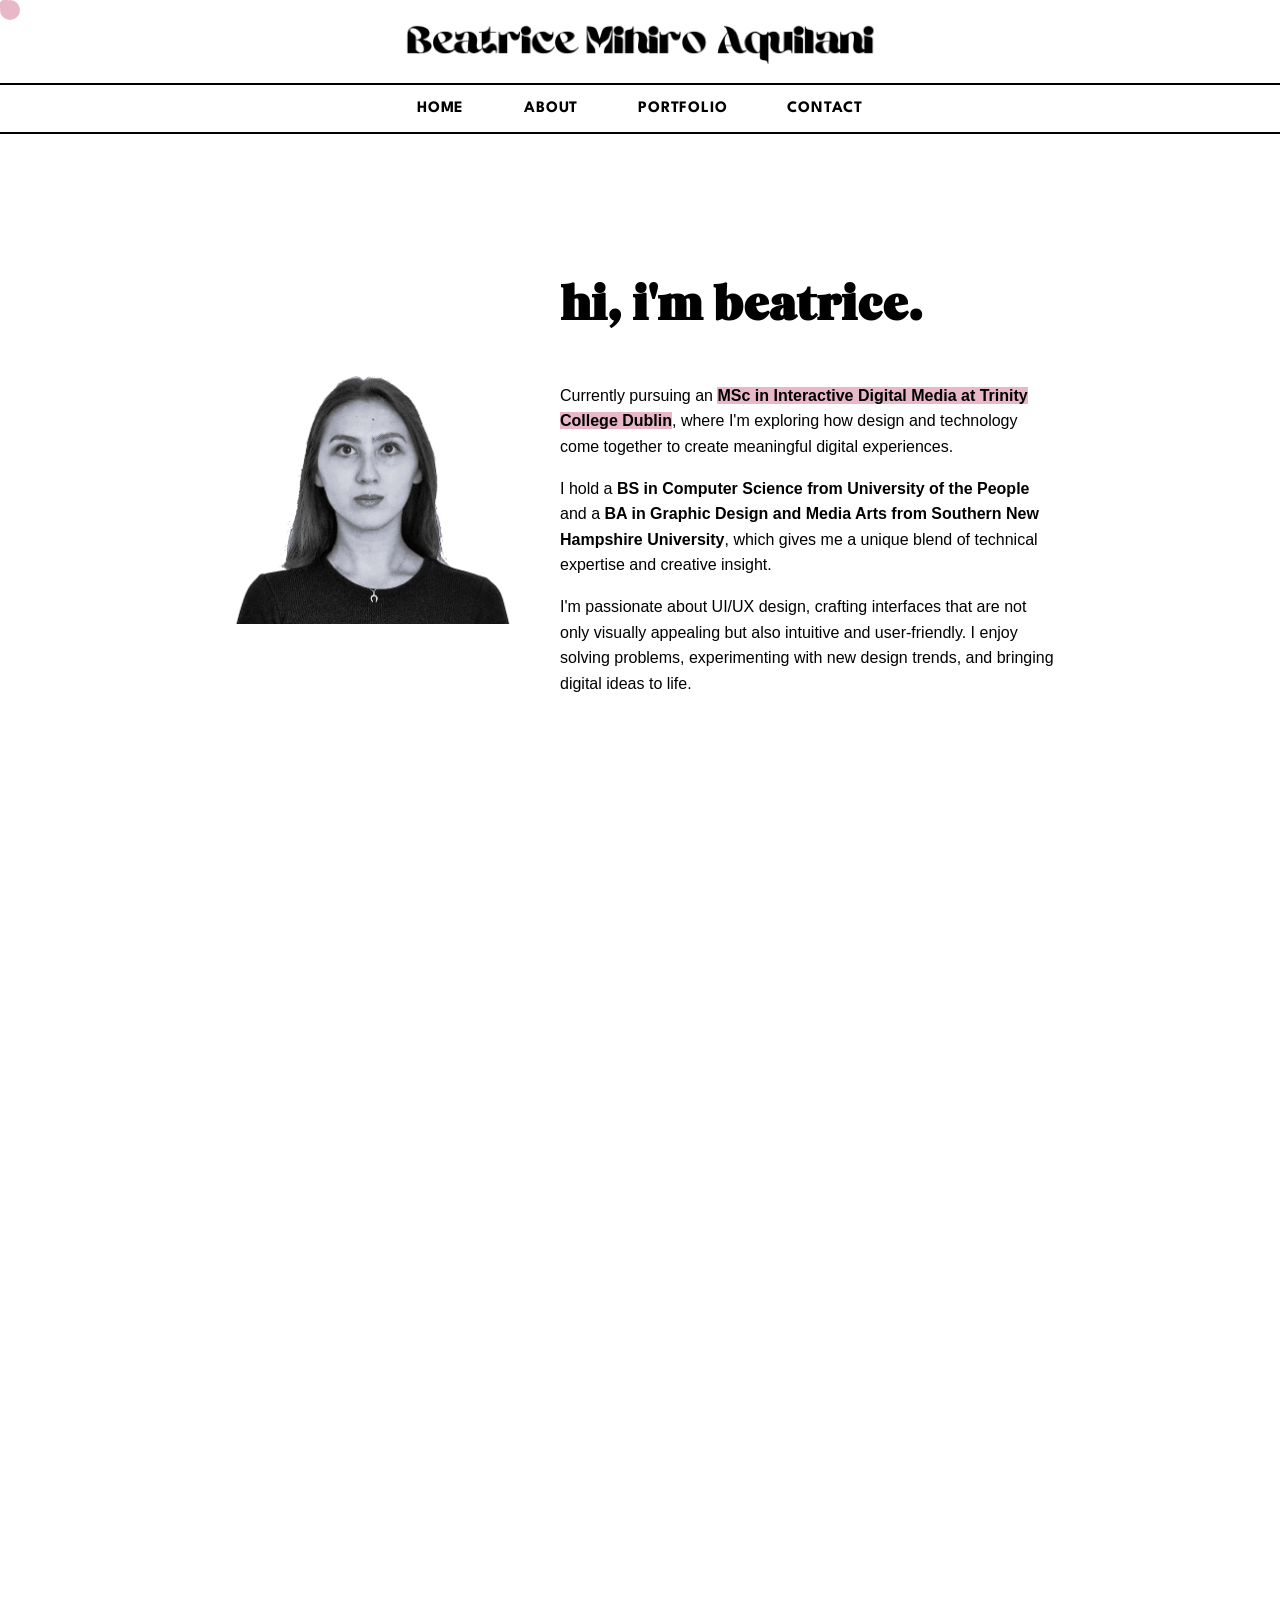
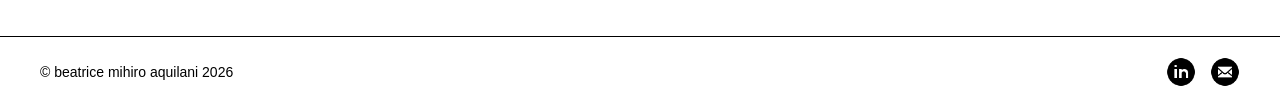
<file: about.html>
<!DOCTYPE html>
<html lang="en">
<head>
  <meta charset="UTF-8">
  <meta name="viewport" content="width=device-width, initial-scale=1.0">
  <!-- change title for every page -->
  <title>Beatrice Mihiro Aquilani | About</title>
  <link rel="stylesheet" href="style.css">
  <link rel="icon" href="images/favicon.png">
</head>
<body>

<header>
  <div class="logo">
    <a href="index.html"><img src="images/logo.png" alt="Beatrice Mihiro Aquilani - logo"></a>
  </div>
  <nav>
    <ul>
      <li><a href="index.html">HOME</a></li>
      <li><a href="about.html">ABOUT</a></li>
      <li><a href="portfolio.html">PORTFOLIO</a></li>
      <li><a href="contact.html">CONTACT</a></li>
    </ul>
  </nav>
</header>

<!-- HEADER until here - (same across pages) -->

<section class="about-section">
  <img src="images/beatrice.png" alt="Beatrice Mihiro Aquilani - portrait photo">
  <div class="about-text">
    <h1>hi, i'm beatrice.</h1>
    <p>Currently pursuing an <strong style="background-color: #e8b7c8;">MSc in Interactive Digital Media at Trinity College Dublin</strong>, where I'm exploring how design and technology come together to create meaningful digital experiences.</p>
    <p>I hold a <strong>BS in Computer Science from University of the People</strong> and a <strong>BA in Graphic Design and Media Arts from Southern New Hampshire University</strong>, which gives me a unique blend of technical expertise and creative insight.</p>
    <p>I'm passionate about UI/UX design, crafting interfaces that are not only visually appealing but also intuitive and user-friendly. I enjoy solving problems, experimenting with new design trends, and bringing digital ideas to life.</p>
  </div>
</section>

<!-- imbedded pdf portfolio -->
<div class="container">
  <iframe class="pdf-view" src="BEATRICE-MIHIRO-AQUILANI_CV.pdf"></iframe>
</div>

<!--  FOOTER (same across pages) -->
<footer>
  <span>© beatrice mihiro aquilani 2025</span>
  <div class="socials">
    <a href="https://www.linkedin.com/in/beatrice-mihiro-aquilani/" class="icon linkedin"></a>
    <a href="mailto:beatrice.aquilani@gmail.com" class="icon email"></a>
  </div>
</footer>



<!-- cursor game -->
<div class="cursor"></div>

<!-- Connect JavaScript file -->
 <script src="script.js"></script>

</body>
</html>
</file>
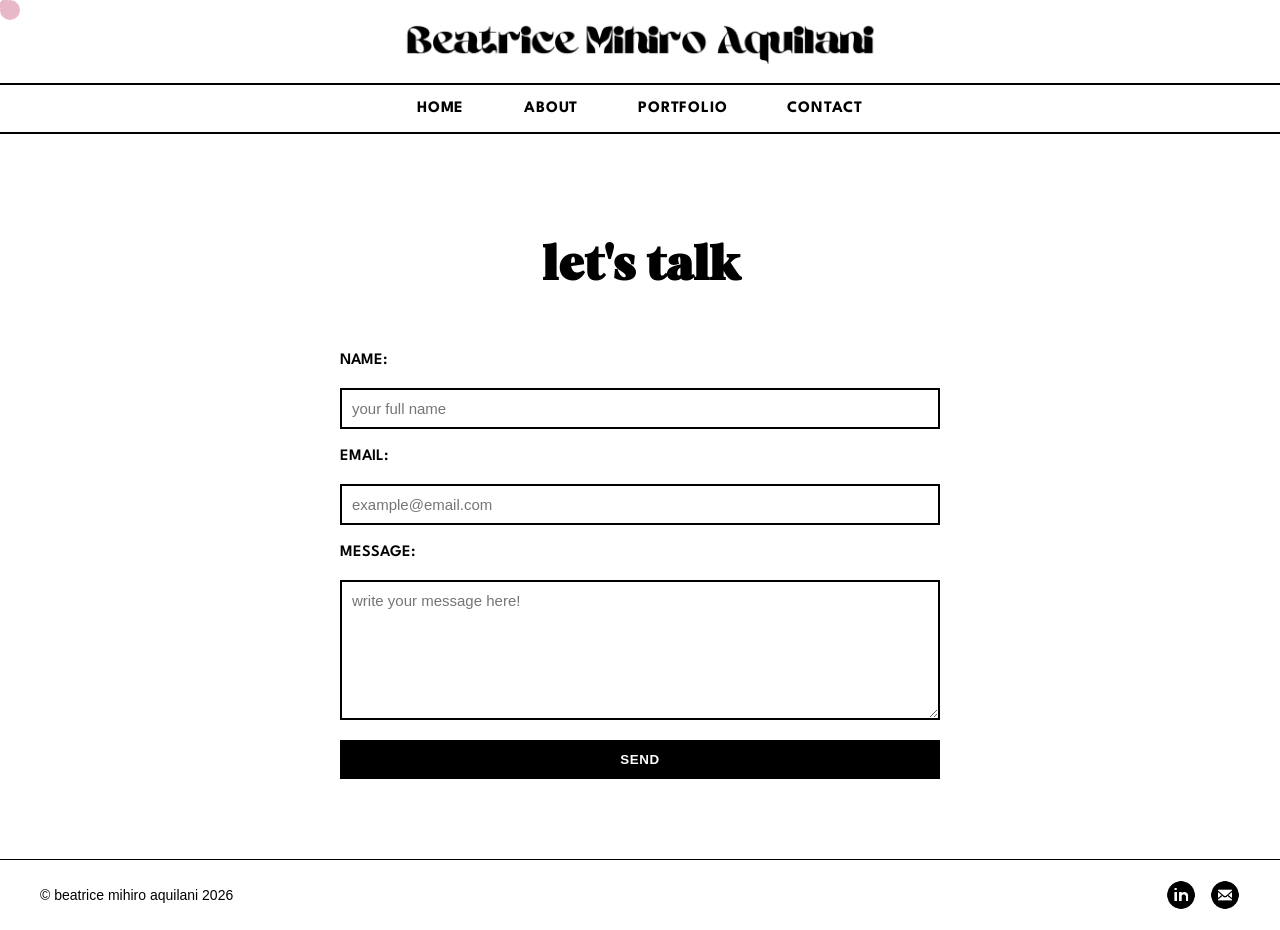
<file: contact.html>
<!DOCTYPE html>
<html lang="en">
<head>
  <meta charset="UTF-8">
  <meta name="viewport" content="width=device-width, initial-scale=1.0">
  <!-- change title for every page -->
  <title>Beatrice Mihiro Aquilani | Contact</title>
  <link rel="stylesheet" href="style.css">
  <link rel="icon" href="images/favicon.png">
</head>
<body>

<header>
  <div class="logo">
    <a href="index.html"><img src="images/logo.png" alt="Beatrice Mihiro Aquilani - logo"></a>
  </div>
  <nav>
    <ul>
      <li><a href="index.html">HOME</a></li>
      <li><a href="about.html">ABOUT</a></li>
      <li><a href="portfolio.html">PORTFOLIO</a></li>
      <li><a href="contact.html">CONTACT</a></li>
    </ul>
  </nav>
</header>

<!-- HEADER until here - (same across pages) -->

<section class="contact-section">
  <h1>let's talk</h1>
  <form id="contact-form" action="https://formspree.io/f/mjkjpowo" method="POST"> <!-- sends me an email with the message -->
    <label for="name">NAME:</label>
    <input type="text" id="name" name="name" placeholder="your full name" required>

    <label for="email">EMAIL:</label>
    <input type="email" id="email" name="email" placeholder="example@email.com" required>

    <label for="message">MESSAGE:</label>
    <textarea id="message" name="message" placeholder="write your message here!" required></textarea>

    <button type="submit">SEND</button>
  </form>
  <!-- contact form thank you message -->
  <div id="thank-you-message" style="display:none; text-align:center; margin-top:30px;">
    <h2>Thank you!</h2>
  </div>


</section>


<!--  FOOTER (same across pages) -->
<footer>
  <span>© beatrice mihiro aquilani 2025</span>
  <div class="socials">
    <a href="https://www.linkedin.com/in/beatrice-mihiro-aquilani/" class="icon linkedin"></a>
    <a href="mailto:beatrice.aquilani@gmail.com" class="icon email"></a>
  </div>
</footer>



<!-- cursor game -->
<div class="cursor"></div>

<!-- Connect JavaScript file -->
 <script src="script.js"></script>

</body>
</html>
</file>
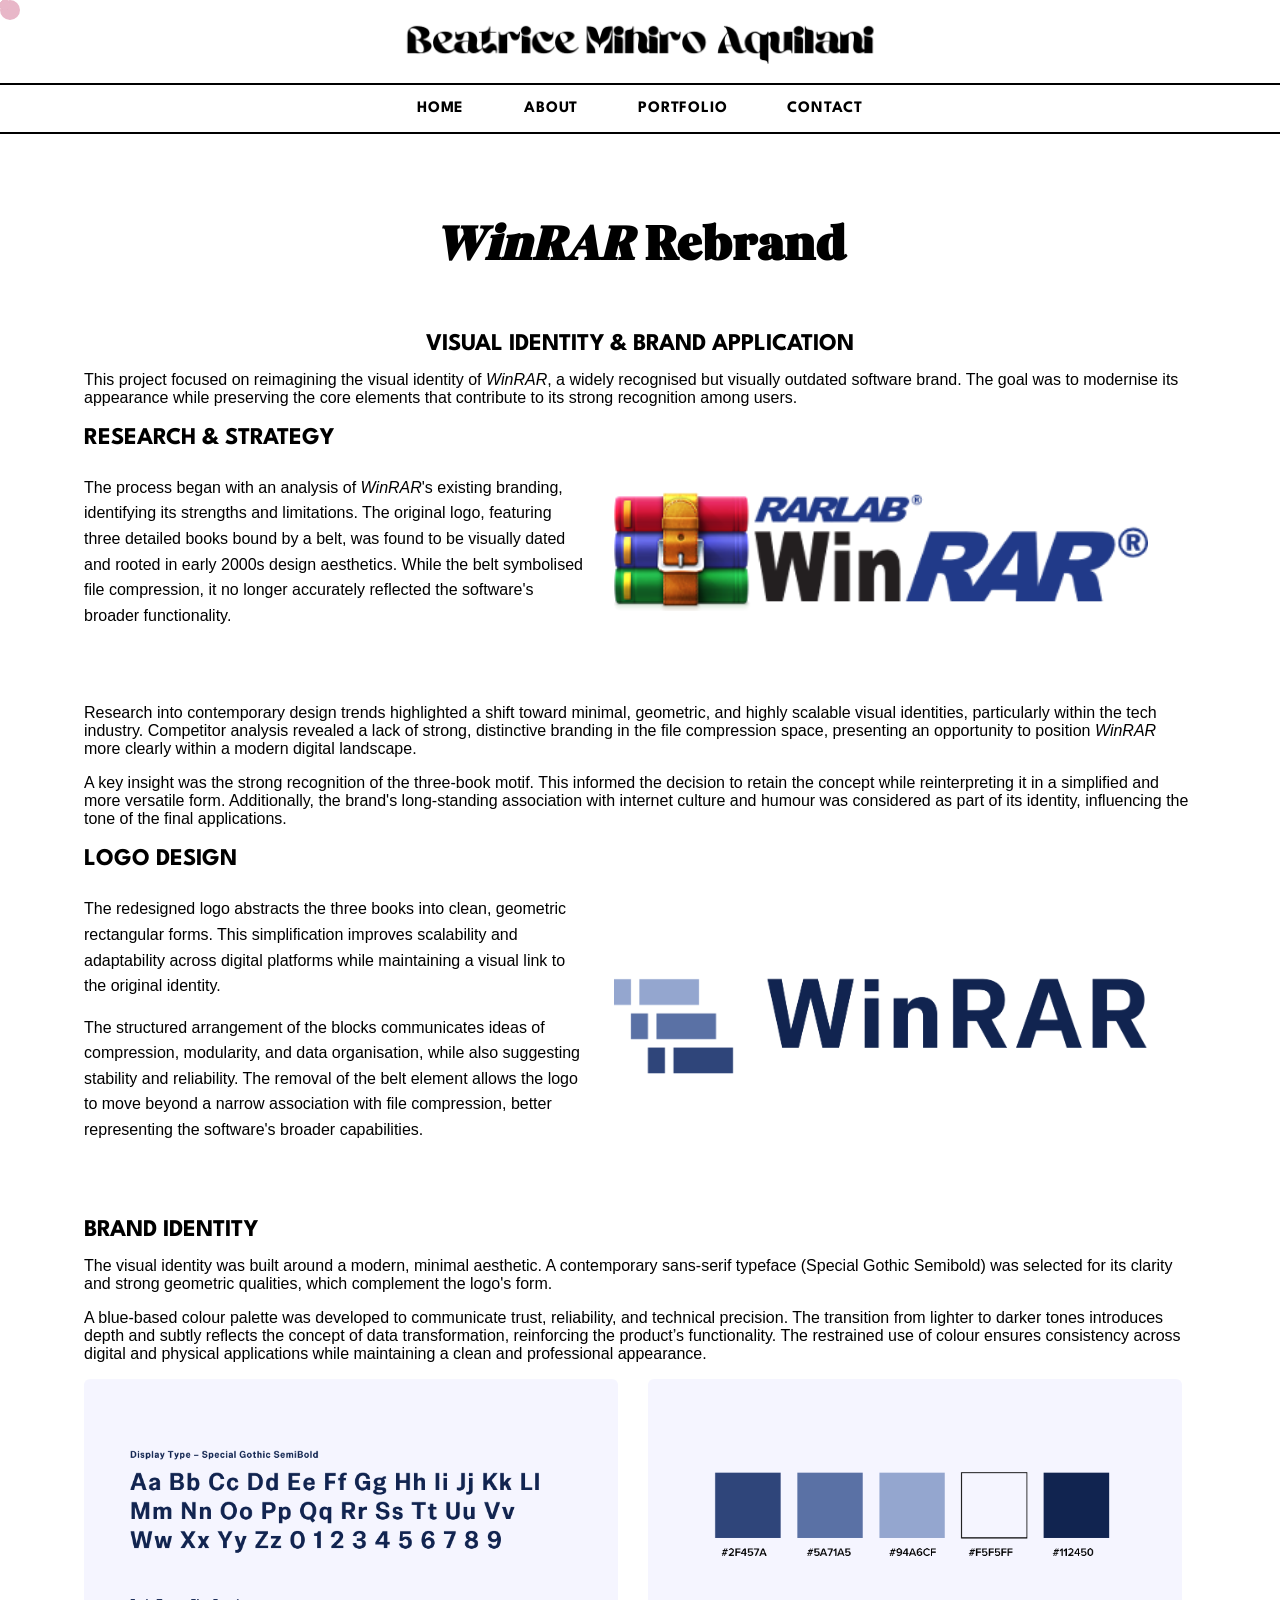
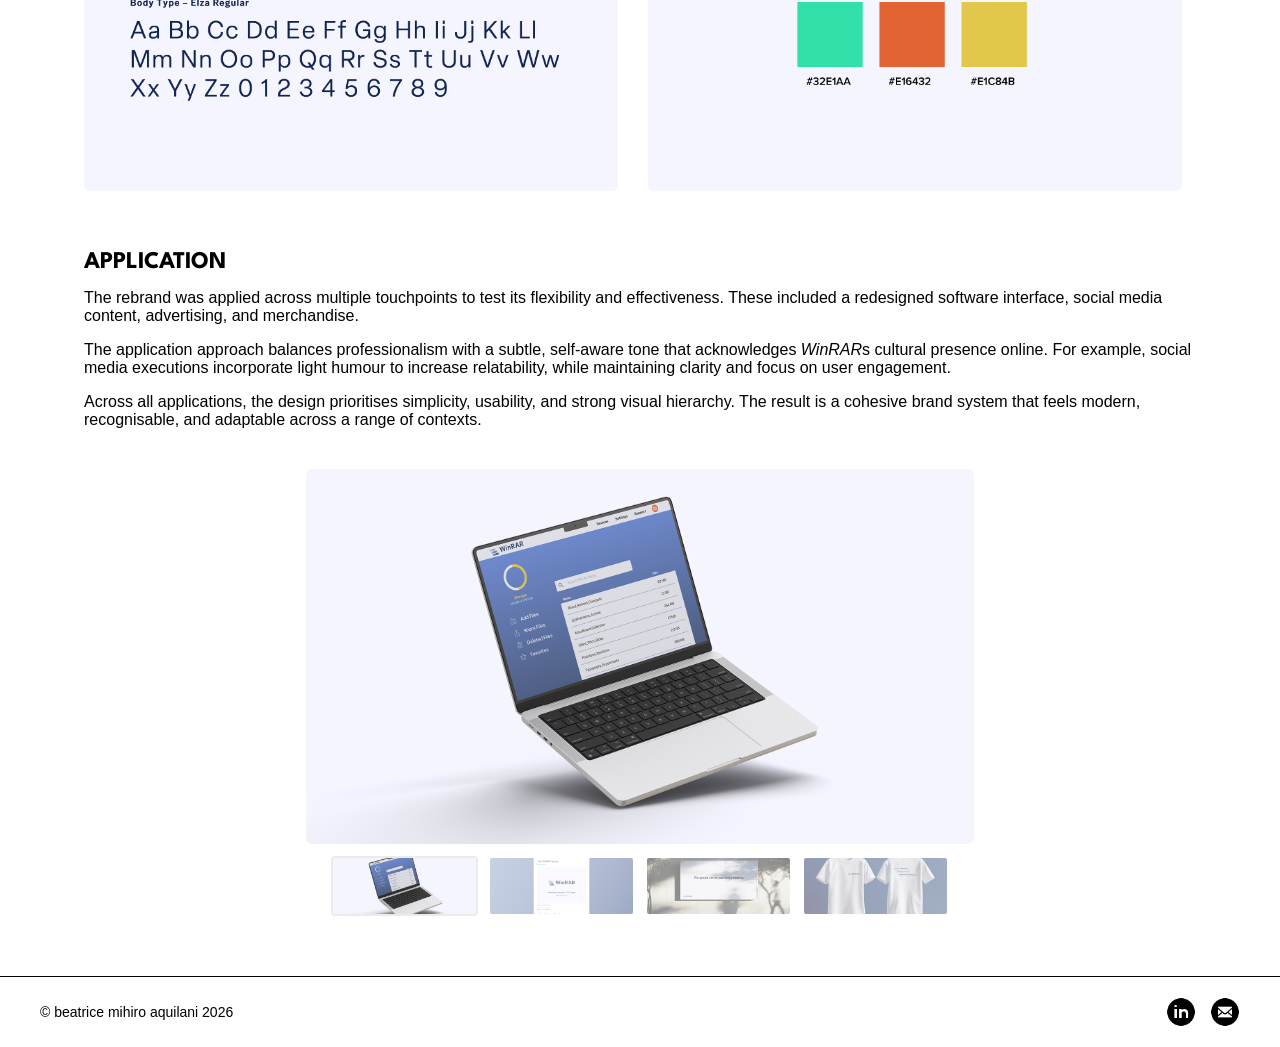
<file: winrar-project.html>
<!DOCTYPE html>
<html lang="en">
<head>
  <meta charset="UTF-8">
  <meta name="viewport" content="width=device-width, initial-scale=1.0">
  <!-- change title for every page -->
  <title>Beatrice Mihiro Aquilani | WinRAR Rebrand</title>
  <link rel="stylesheet" href="style.css">
  <link rel="icon" href="images/favicon.png">
</head>
<body>

<header>
  <div class="logo">
    <a href="index.html"><img src="images/logo.png"></a>
  </div>
  <nav>
    <ul>
      <li><a href="index.html">HOME</a></li>
      <li><a href="about.html">ABOUT</a></li>
      <li><a href="portfolio.html">PORTFOLIO</a></li>
      <li><a href="contact.html">CONTACT</a></li>
    </ul>
  </nav>
</header>

<div class="portfolio-container">
  <h1><em>WinRAR</em> Rebrand</h1>
  <h2 style="text-align:center";>Visual Identity & Brand Application</h2>
  <p>This project focused on reimagining the visual identity of <em>WinRAR</em>, a widely recognised but visually outdated software brand. The goal was to modernise its appearance while preserving the core elements that contribute to its strong recognition among users.</p>
  <!-- Research -->
  <h2>Research & Strategy</h2>
  <div class="project">
    <div class="project-text">
      <p>The process began with an analysis of <em>WinRAR</em>'s existing branding, identifying its strengths and limitations. The original logo, featuring three detailed books bound by a belt, was found to be visually dated and rooted in early 2000s design aesthetics. While the belt symbolised file compression, it no longer accurately reflected the software's broader functionality.</p>
    </div>
    <img src="images/winrar_old.png" alt="Old WinRAR Logo">
  </div>
  <p>Research into contemporary design trends highlighted a shift toward minimal, geometric, and highly scalable visual identities, particularly within the tech industry. Competitor analysis revealed a lack of strong, distinctive branding in the file compression space, presenting an opportunity to position <em>WinRAR</em> more clearly within a modern digital landscape.</p>
      <p>A key insight was the strong recognition of the three-book motif. This informed the decision to retain the concept while reinterpreting it in a simplified and more versatile form. Additionally, the brand's long-standing association with internet culture and humour was considered as part of its identity, influencing the tone of the final applications.</p>
  
  
  <!-- Logo -->
  <h2>Logo Design</h2>
  <div class="project">
    <div class="project-text">
      <p>The redesigned logo abstracts the three books into clean, geometric rectangular forms. This simplification improves scalability and adaptability across digital platforms while maintaining a visual link to the original identity.</p>
      <p>The structured arrangement of the blocks communicates ideas of compression, modularity, and data organisation, while also suggesting stability and reliability. The removal of the belt element allows the logo to move beyond a narrow association with file compression, better representing the software's broader capabilities.</p>
    </div>

    <img src="images/winrar_new.png" alt="New WinRAR Logo">
  </div>

  <!-- Brand -->
  <h2>Brand Identity</h2>
  <p>The visual identity was built around a modern, minimal aesthetic. A contemporary sans-serif typeface (Special Gothic Semibold) was selected for its clarity and strong geometric qualities, which complement the logo's form.</p>
  <p>A blue-based colour palette was developed to communicate trust, reliability, and technical precision. The transition from lighter to darker tones introduces depth and subtly reflects the concept of data transformation, reinforcing the product’s functionality. The restrained use of colour ensures consistency across digital and physical applications while maintaining a clean and professional appearance.</p>
  
  <div class="project">
    <img src="images/winrar_typography.png">
    <img src="images/winrar_colors.png">
  </div>

  <!-- Application -->
  <h2>Application</h2>
  <p>The rebrand was applied across multiple touchpoints to test its flexibility and effectiveness. These included a redesigned software interface, social media content, advertising, and merchandise.</p>
  <p>The application approach balances professionalism with a subtle, self-aware tone that acknowledges <em>WinRAR</em>s cultural presence online. For example, social media executions incorporate light humour to increase relatability, while maintaining clarity and focus on user engagement.</p>
  <p>Across all applications, the design prioritises simplicity, usability, and strong visual hierarchy. The result is a cohesive brand system that feels modern, recognisable, and adaptable across a range of contexts.</p>

  <!-- Carousel -->
  <div class="inline-carousel">
    <div class="main-image">
      <img src="images/winrar_app1.png" class="active">
      <img src="images/winrar_app2.png">
      <img src="images/winrar_app3.png">
      <img src="images/winrar_app4.png">
    </div>

    <div class="thumbs">
      <img src="images/winrar_app1.png" class="thumb active">
      <img src="images/winrar_app2.png" class="thumb">
      <img src="images/winrar_app3.png" class="thumb">
      <img src="images/winrar_app4.png" class="thumb">
    </div>
  </div>

</div>

<!--  FOOTER (same across pages) -->
<footer>
  <span>© beatrice mihiro aquilani 2025</span>
  <div class="socials">
    <a href="https://www.linkedin.com/in/beatrice-mihiro-aquilani/" class="icon linkedin"></a>
    <a href="mailto:beatrice.aquilani@gmail.com" class="icon email"></a>
  </div>
</footer>


<!-- cursor game -->
<div class="cursor"></div>

<!-- Connect JavaScript file -->
 <script src="script.js" defer></script>
 
</body>
</html>
</file>
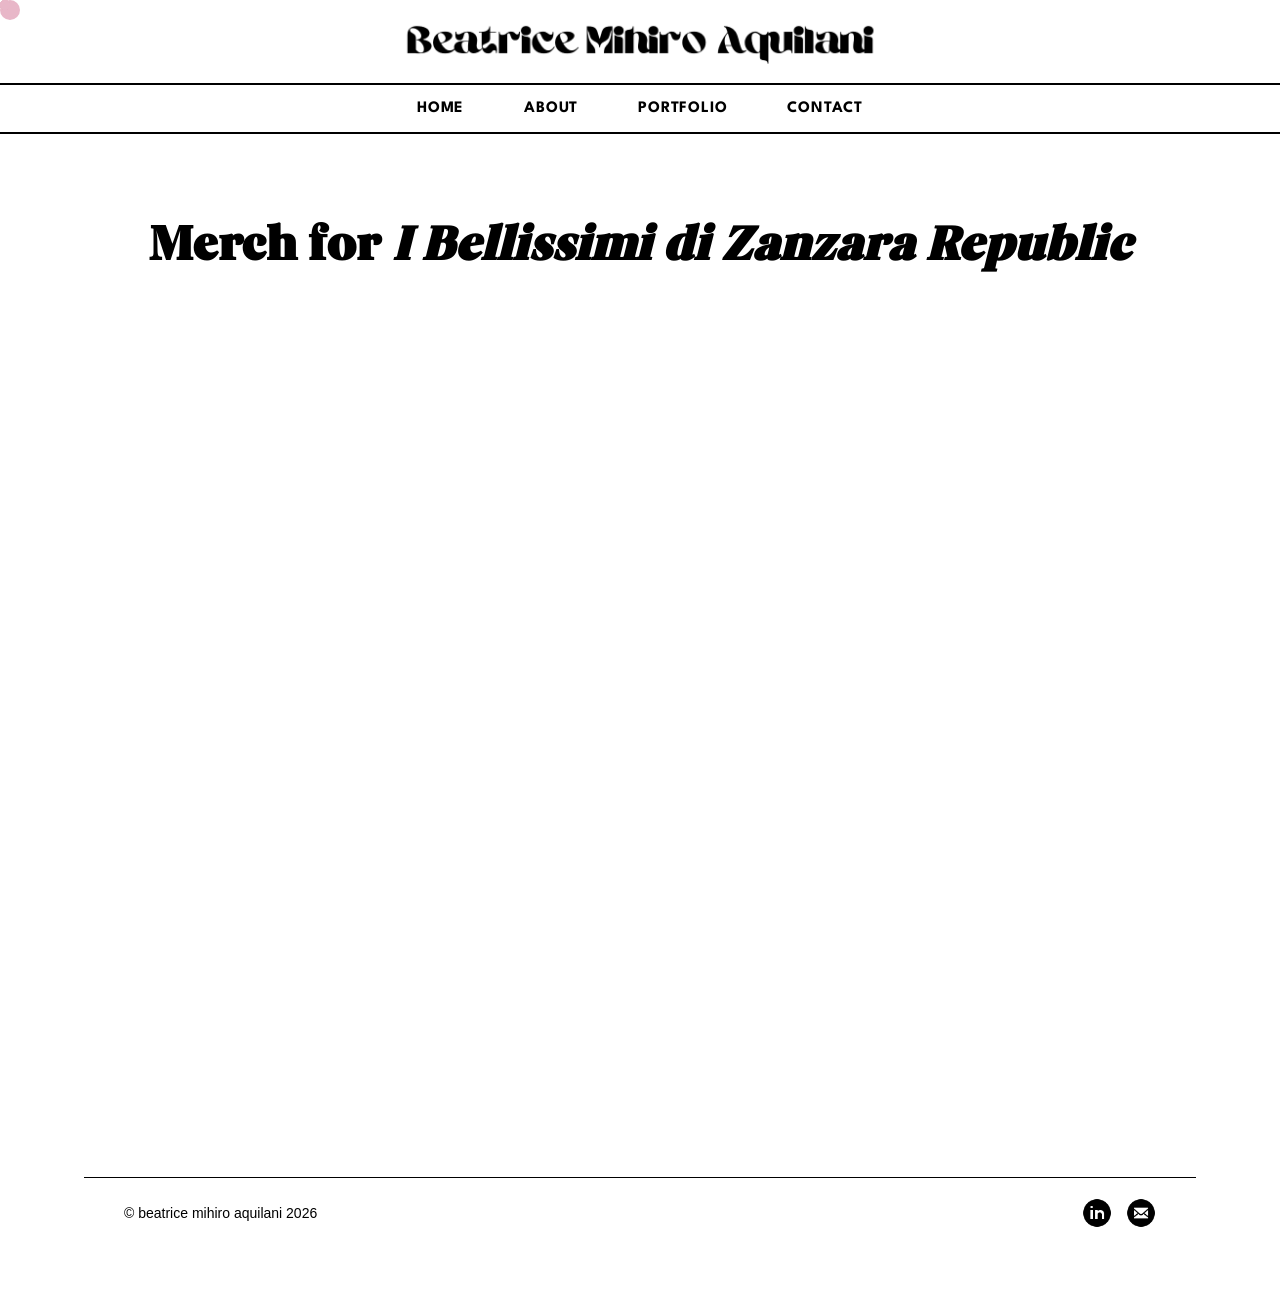
<file: zanzara-project.html>
<!DOCTYPE html>
<html lang="en">
<head>
  <meta charset="UTF-8">
  <meta name="viewport" content="width=device-width, initial-scale=1.0">
  <!-- change title for every page -->
  <title>Beatrice Mihiro Aquilani | Merch for I Bellissimi di Zanzara Republic</title>
  <link rel="stylesheet" href="style.css">
  <link rel="icon" href="images/favicon.png">
</head>
<body>

<header>
  <div class="logo">
    <a href="index.html"><img src="images/logo.png"></a>
  </div>
  <nav>
    <ul>
      <li><a href="index.html">HOME</a></li>
      <li><a href="about.html">ABOUT</a></li>
      <li><a href="portfolio.html">PORTFOLIO</a></li>
      <li><a href="contact.html">CONTACT</a></li>
    </ul>
  </nav>
</header>

<div class="portfolio-container">
  <h1>Merch for <em>I Bellissimi di Zanzara Republic</em></h1>


<!-- imbedded pdf -->
<div class="container">
  <iframe class="pdf-view" src="zanzara.pdf"></iframe>
</div>

<!--  FOOTER (same across pages) -->
<footer>
  <span>© beatrice mihiro aquilani 2025</span>
  <div class="socials">
    <a href="https://www.linkedin.com/in/beatrice-mihiro-aquilani/" class="icon linkedin"></a>
    <a href="mailto:beatrice.aquilani@gmail.com" class="icon email"></a>
  </div>
</footer>


<!-- cursor game -->
<div class="cursor"></div>

<!-- Connect JavaScript file -->
 <script src="script.js" defer></script>
 
</body>
</html>
</file>
<file: style.css>
/* =====================================================
   Beatrice Mihiro Aquilani — Portfolio Website
   Palette: #ffffff, #000000, #ebebeb, pink accent #e8b7c8
   Fonts: Carelia, League Spartan, Open Sans
   ===================================================== */

/* ---- IMPORT FONTS ---- */

@import url('https://fonts.googleapis.com/css2?family=League+Spartan:wght@100..900&display=swap');
@font-face {
  font-family: "Carelia";
  src: url("fonts/Carelia-Upright.woff") format("woff");
  font-weight: normal;
  font-style: normal;
}

/* ---- GLOBAL ---- */
:root {
  --white: #ffffff;
  --black: #000000;
  --gray: #ebebeb;
  --pink: #e8b7c8;
}

* { box-sizing: border-box; }
body {
  margin: 0;
  font-family: "Open Sans", sans-serif;
  color: var(--black);
  background: var(--white);
}
a { color: var(--black); text-decoration: none; }
a:hover { color: var(--pink); }

/* ---- HEADER + NAV ---- */
header {
  text-align: center;
  margin-top: 20px;
}
.logo img {
  max-width: 500px;
  height: auto;
}
nav {
  margin-top: 15px;
  border-top: 2px solid var(--black);
  border-bottom: 2px solid var(--black);
}
nav ul {
  list-style: none;
  padding: 0;
  margin: 0;
  display: flex;
  justify-content: center;
  gap: 60px;
}
nav a {
  font-family: "League Spartan", sans-serif;
  font-weight: 700;
  text-transform: uppercase;
  letter-spacing: 0.05em;
  padding: 16px 0;
  display: inline-block;
}

/* ---- HERO / CAROUSEL ---- */



/* ---- ABOUT PAGE ---- */
.about-section {
  display: flex;
  align-items: center;
  justify-content: center;
  gap: 40px;
  padding: 80px 10%;
  flex-wrap: wrap;
}
.about-section img {
  width: 300px;
  border-radius: 8px;
  object-fit: cover;
}
.about-text {
  flex: 1;
  max-width: 500px;
}
.about-text h1 {
  font-family: "Carelia", serif;
  font-size: 48px;
  margin-bottom: 20px;
}
.about-text p {
  font-family: "Open Sans", sans-serif;
  line-height: 1.6;
}
.pdf-view {
  width: 100%;
  height: 700px;
  border: none;
  margin: 40px 0;
}

/* ---- PORTFOLIO PAGE ---- */
.portfolio-container {
  width: 90%;
  max-width: 1200px;
  margin: 60px auto;
  padding: 0 20px;
}
.portfolio-container h1 {
  font-family: "Carelia", serif;
  font-size: 48px;
  margin-bottom: 30px;
  text-align: center;
}
.project {
  display: flex;
  align-items: center;
  gap: 30px;
  
  flex-wrap: wrap;
}
.project:nth-child(even) { flex-direction: row-reverse; }
.project img {
  width: 48%;
  border-radius: 6px;
  object-fit: cover;
}
.project-text {
  flex: 1;
  max-width: 500px;
}
.project-text h2 {
  font-family: "League Spartan", sans-serif;
  text-transform: uppercase;
  margin-bottom: 10px;
}
.project-text p {
  font-family: "Open Sans", sans-serif;
  line-height: 1.6;
}

/* Grid of other work */
.other-work h2 {
  font-family: "League Spartan", sans-serif;
  text-transform: uppercase;
  text-align: center;
  margin: 60px 0 30px;
}

.grid img {
  width: 100%;
  height: 200px;
  object-fit: cover;
  border: 2px;
}

/* --- Grid hover lift --- */
.grid a {
  display: block;
  border-radius: 10px;
  overflow: hidden;
  transition: transform 0.3s ease, box-shadow 0.3s ease;
}
.grid a:hover {
  transform: translateY(-8px);
  box-shadow: 0 18px 30px rgba(0,0,0,0.15);
}
.grid img {
  width: 100%;
  height: 200px;
  object-fit: cover;
  transition: transform 0.3s ease;
}
.grid a:hover img {
  transform: scale(1.03);
}

/* --- Lightbox fullscreen view --- */
.lightbox {
  display: none;
  position: fixed;
  z-index: 999;
  top: 0; left: 0;
  width: 100%; height: 100%;
  background: rgba(0,0,0,0.85);
  justify-content: center;
  align-items: center;
  animation: fadeIn 0.4s ease;
}
/* Lightbox visible state */
.lightbox.show {
  display: flex !important;  /* override display:none */
}
.lightbox img {
  max-width: 90%;
  max-height: 90%;
  border: 4px solid white;
  border-radius: 6px;
}
.lightbox:target {
  display: flex;
}
.lightbox .close {
  position: absolute;
  top: 0; left: 0;
  width: 100%; height: 100%;
}

/* Modal content flex layout */
.modal-content.modal-row {
  display: flex;
  flex-direction: row;
  max-width: 90%;
  max-height: 90%;
  color: white;
  gap: 30px;
}

/* Left side: title + info */
.modal-info {
  flex: 1;
  display: flex;
  flex-direction: column;
  justify-content: center;
  text-align: left;
}

/* Right side: image / carousel */
.modal-image {
  flex: 1;
  display: flex;
  justify-content: center;
  align-items: center;
}

/* Carousel and images */
.modal-image img {
  max-height: 90vh; /* never exceed viewport height */
  max-width: 100%;
  width: auto;
  height: auto;
  border: 4px solid white;
  border-radius: 6px;
  object-fit: contain;
}
/* Close button */
.modal-info .close {
  font-size: 2rem;
  cursor: pointer;
  align-self: flex-end;
  margin-bottom: 10px;
  color: white;
}

/* Carousel buttons */
.carousel .prev,
.carousel .next {
  position: absolute;
  top: 50%;
  transform: translateY(-50%);
  background: rgba(255,255,255,0.2);
  color: white;
  border: none;
  font-size: 2rem;
  padding: 10px;
  cursor: pointer;
  z-index: 10;
}

.carousel .prev { left: 10px; }
.carousel .next { right: 10px; }


/* fade animation */
@keyframes fadeIn {
  from { opacity: 0; }
  to { opacity: 1; }
}


/* ---- CONTACT PAGE ---- */
.contact-section {
  width: 90%;
  max-width: 600px;
  margin: 80px auto;
}
.contact-section h1 {
  font-family: "Carelia", serif;
  font-size: 48px;
  margin-bottom: 30px;
  text-align: center;
}
form {
  display: flex;
  flex-direction: column;
  gap: 20px;
}
label {
  font-family: "League Spartan", sans-serif;
  font-weight: 600;
}
input, textarea {
  border: 2px solid var(--black);
  padding: 10px;
  font-family: "Open Sans", sans-serif;
  font-size: 15px;
  resize: vertical;
}
textarea { height: 140px; }
button[type="submit"] {
  background: var(--black);
  color: var(--white);
  border: none;
  padding: 12px;
  font-family: "Open Sans", sans-serif;
  font-weight: 600;
  letter-spacing: 0.05em;
  cursor: pointer;
  transition: background 0.3s;
}
button[type="submit"]:hover { background: var(--pink); }

/* ---- FOOTER ---- */
footer {
  display: flex;
  justify-content: space-between;
  align-items: center;
  font-size: 14px;
  padding: 20px 40px;
  border-top: 1px solid var(--black);
  margin-top: 60px;
}

/* ---- Footer icons swap on hover ---- */
.socials {
  display: flex;
  align-items: center;
  gap: 14px;
}

.icon {
  display: inline-block;
  width: 30px;
  height: 30px;
  background-size: contain;
  background-repeat: no-repeat;
  background-position: center;
  transition: background-image 0.3s ease;
}

/* Default black icons */
.icon.linkedin {
  background-image: url("images/linkedin01.png");
}
.icon.email {
  background-image: url("images/email01.png");
}

/* Hover state → pink icons */
.icon.linkedin:hover {
  background-image: url("images/linkedin02.png");
}
.icon.email:hover {
  background-image: url("images/email02.png");
}


/* ---- RESPONSIVE ---- */
@media (max-width: 768px) {
  .project, .about-section { flex-direction: column; }
  .project img, .about-section img { width: 100%; }
  .grid { grid-template-columns: 1fr; }
}


/* --------------------------- */

/* ----------------------------------------------------
   LIGHTBOX OVERLAY
---------------------------------------------------- */
.lightbox {
  position: fixed;
  top: 0;
  left: 0;
  width: 100%;
  height: 100%;
  background: rgba(0,0,0,0.7);
  display: flex;
  align-items: center;
  justify-content: center;
  z-index: 1000;
  padding: 40px;
}

/* ----------------------------------------------------
   MODAL CONTENT WRAPPER (text left + image right)
---------------------------------------------------- */
.lightbox .modal-content {
  background: white;
  width: 90%;
  max-width: 1000px;
  max-height: 90vh;
  padding: 30px;
  border-radius: 16px;
  display: flex;
  flex-direction: row;
  gap: 30px;
  position: relative;
}

/* ----------------------------------------------------
   LEFT COLUMN — TEXT
---------------------------------------------------- */
.lightbox-info {
  flex: 1;
  overflow-y: auto;
  color: #000;
  font-family: "Open Sans", sans-serif;
}

.lightbox-info h2 {
  font-family: "League Spartan", sans-serif;
  font-weight: 700;
  font-style: italic;
  margin-bottom: 12px;
}
.lightbox-info h3 {
  font-family: "League Spartan", sans-serif;
  font-weight: 700;
  margin-bottom: 12px;
}

/* ----------------------------------------------------
   RIGHT COLUMN — IMAGE AREA
---------------------------------------------------- */
.lightbox-image {
  flex: 2;
  display: flex;
  flex-direction: column;
  align-items: center;
  position: relative;
}

/* ACTIVE IMAGE */
.lightbox-image .active-img {
  max-width: 100%;
  max-height: 70vh;
  border-radius: 10px;
  object-fit: contain;
  border: 4px solid #fff;
}

/* ARROWS */
.lightbox-image .arrow {
  position: absolute;
  top: 50%;
  transform: translateY(-50%);
  font-size: 40px;
  background: rgba(255,255,255,0.7);
  border-radius: 50%;
  width: 45px;
  height: 45px;
  display: flex;
  align-items: center;
  justify-content: center;
  cursor: pointer;
  user-select: none;
  transition: 0.2s;
}

.lightbox-image .arrow:hover {
  background: var(--pink);
  color: #fff;
}

.lightbox-image .prev {
  left: -20px;
}

.lightbox-image .next {
  right: -20px;
}

/* ----------------------------------------------------
   THUMBNAILS BELOW MAIN IMAGE
---------------------------------------------------- */
.thumbnails {
  display: flex;
  gap: 10px;
  margin-top: 12px;
  justify-content: center;
  flex-wrap: wrap;
}

.thumbnails img {
  width: 90px;
  height: 60px;
  object-fit: cover;
  border-radius: 6px;
  opacity: 0.6;
  cursor: pointer;
  border: 2px solid transparent;
  transition: 0.2s;
}

.thumbnails img:hover,
.thumbnails img.active-thumb {
  opacity: 1;
  border-color: var(--gray);
}

/* ----------------------------------------------------
   CLOSE BUTTON
---------------------------------------------------- */
.lightbox .close {
  position: absolute;
  top: 12px;
  right: 18px;
  font-size: 28px;
  cursor: pointer;
  color: #000;
}

.lightbox .close:hover {
  color: var(--pink);
}

/* ----------------------------------------------------
   MOBILE — STACK VERTICALLY
---------------------------------------------------- */
@media (max-width: 768px) {
  .lightbox .modal-content {
    flex-direction: column;
    max-height: 95vh;
  }

  .lightbox-image .active-img {
    max-height: 50vh;
  }

  .thumbnails img {
    width: 70px;
    height: 50px;
  }

  .lightbox-image .prev {
    left: 5px;
  }
  .lightbox-image .next {
    right: 5px;
  }
}

/* ----------------------------------------------------
   GRID CATEGORY FILTER BUTTONS
---------------------------------------------------- */
.grid-filters {
  display: flex;
  gap: 12px;
  margin-bottom: 20px;
  justify-content: center;
  flex-wrap: wrap;
}

/* -------------------- GRID FILTER BUTTONS -------------------- */
.grid-filters {
  display: flex;
  gap: 10px;
  margin-bottom: 20px;
  flex-wrap: wrap;
}

.grid-filters button {
  flex: 1; /* all buttons take equal width */
  padding: 14px 0; /* match .hero .btn padding height-wise */
  background: var(--black);
  color: var(--white);
  border: none;
  font-family: "Open Sans", sans-serif;
  font-weight: 600;
  letter-spacing: 0.05em;
  cursor: pointer;
  transition: background 0.3s, color 0.3s;
  text-align: center;
}

.grid-filters button:hover {
  background: var(--pink);
  color: #fff;
}

.grid-filters button.active {
  background: var(--gray);
  color: black;
}


/* ----------------------------------------------------
   PROJECT GRID
---------------------------------------------------- */
.grid {
  display: grid;
  grid-template-columns: repeat(3, 1fr);
  gap: 16px;
  margin-top: 10px;
}
.grid img {
  width: 100%;
  display: block;
  border-radius: 12px;
  cursor: pointer;
  transition: 0.2s;
}
.grid img:hover {
  transform: scale(1.05);
}



/* CURSOR GAME */
.cursor {
  position: fixed;
  top: 0;
  left: 0;
  width: 20px;
  height: 20px;
  background-color: #e8b7c8;
  border-radius: 50%;
  pointer-events: none;
  transform: translate(-50%, -50%);
  z-index: 9999;
}

.trail-dot {
  position: fixed;
  top: 0;
  left: 0;
  width: 10px;
  height: 10px;
  background-color: #e8b7c8;
  border-radius: 50%;
  pointer-events: none;
  transform: translate(-50%, -50%);
  z-index: 9999;
  opacity: 0.7;
}



/* Inline Project Carousels */
.inline-carousel {
  width: 48%;
  display: flex;
  flex-direction: column;
  gap: 12px;
}

.inline-carousel .main-image img {
  width: 100%;
  border-radius: 6px;
  object-fit: cover;
  display: none;
}

.inline-carousel .main-image img.active {
  display: block;
}

/* Thumbnail row */
.inline-carousel .thumbs {
  display: flex;
  gap: 10px;
  justify-content: center;
}

.inline-carousel .thumb {
  width: 22%;
  height: 60px;
  object-fit: cover;
  border-radius: 4px;
  opacity: 0.5;
  cursor: pointer;
  transition: 0.2s ease;
  border: 2px solid transparent;
}

.inline-carousel .thumb:hover {
  opacity: 0.8;
}

.inline-carousel .thumb.active {
  opacity: 1;
  border-color: var(--gray);
}

/* BUTTON LINKS FOR THE PORTFOLIO PROJECTS */
.project-btn {
  display: inline-block;
  margin-top: 15px;
  padding: 12px 24px;
  background: var(--black);
  color: var(--white);
  font-family: "Open Sans", sans-serif;
  font-weight: 600;
  letter-spacing: 0.05em;
  transition: background 0.3s;
}

.project-btn:hover {
  background: var(--pink);
  color: var(--white);
}

.portfolio-container h2 {
  font-family: "League Spartan", sans-serif;
  text-transform: uppercase;
  margin-bottom: 10px;
}

/* Center standalone carousel (like on WinRAR page) */
.portfolio-container > .inline-carousel {
  width: 60%;
  margin: 40px auto;
}


/* ----- FIX: Inline Project Carousels ----- */
.inline-carousel {
  width: 48%;             /* same as old code */
  display: flex;
  flex-direction: column;
  gap: 12px;
  box-sizing: border-box; /* ensure padding/margin is respected */
  padding: 0;             /* optional: keep padding if needed */
}

.inline-carousel .main-image img {
  width: 100%;            /* take full width of the carousel container */
  border-radius: 6px;
  object-fit: cover;
  display: none;          /* only active image shows */
}

.inline-carousel .main-image img.active {
  display: block;
}

.inline-carousel .thumbs {
  display: flex;
  gap: 10px;
  justify-content: center;
}

.inline-carousel .thumb {
  width: 22%;             /* consistent thumbnail size */
  height: 60px;
  object-fit: cover;
  border-radius: 4px;
  opacity: 0.5;
  cursor: pointer;
  transition: 0.2s ease;
  border: 2px solid transparent;
}

.inline-carousel .thumb:hover {
  opacity: 0.8;
}

.inline-carousel .thumb.active {
  opacity: 1;
  border-color: var(--gray);
}

/* ----- RESPONSIVE ----- */
@media (max-width: 768px) {
  .inline-carousel {
    width: 100%;          /* stack full width on mobile */
  }
  .inline-carousel .thumb {
    width: 22%;           /* keep thumbnails same proportion */
    height: 50px;
  }
}

/* Add spacing between projects */
.project {
  margin-bottom: 60px; /* adjust px as needed */
}

/* extra spacing after last project so footer isn't too close */
.portfolio-container .project:last-child {
  margin-bottom: 100px;
}

/* FALLING CARROT GAME */
.game-section {
  text-align: center;
  margin: 60px 0;
}
#game-container {
  display: inline-block;
  border: 2px solid #ddd;
  box-shadow: 0 4px 8px rgba(0,0,0,0.2);
}

/* SPECIAL LAYOUT FOR PORTFOLIO WEBSITE PROJECT */
.project-split .project-text {
  display: grid;
  grid-template-columns: 1fr auto;
  gap: 40px;
  align-items: center;
}

.project-split .text-content {
  max-width: 700px;
}

.project-split .project-btn {
  align-self: center;
  white-space: nowrap;
}

/* MOBILE FIX */
@media (max-width: 768px) {
  .project-split .project-text {
    grid-template-columns: 1fr;
  }

  .project-split .project-btn {
    margin-top: 20px;
  }
}


/* ---- HOMEPAGE HERO / CAROUSEL ---- */
.hero {
  position: relative;
  width: 100%;
  height: 100vh;
  overflow: hidden;
  display: flex;
  align-items: center;
  justify-content: center;

}

/* Hero text content */

.hero-content {
  position: relative;
  z-index: 10;
  max-width: 800px;
  text-align: center;
  padding: 30px 40px;

  /* NEW 👇 */
  background: rgba(0, 0, 0, 0.6);   /* dark transparent box */
  backdrop-filter: blur(4px);      /* subtle glass effect (optional but nice) */
}
.hero h1 {
  font-family: "Carelia", serif;
  font-size: 64px;
  margin-bottom: 20px;
  color: var(--white)
}
.hero p {
  font-family: "League Spartan", sans-serif;
  font-size: 20px;
  max-width: 800px;
  margin: 0 auto 30px;
  line-height: 1.5;
  color: var(--white)
}
.hero .btn {
  background: var(--black);
  color: var(--white);
  padding: 14px 32px;
  border: none;
  font-family: "Open Sans", sans-serif;
  font-weight: 600;
  letter-spacing: 0.05em;
  cursor: pointer;
  transition: background 0.3s;
}
.hero .btn:hover {
  background: var(--pink);
}

/* HERO WITH GAME BACKGROUND */
/* Game canvas container */
#game-container {
  position: absolute;
  inset: 0;
  z-index: 1;
  pointer-events: none;
}

/* Make canvas fill nicely */
#game-container canvas {
  object-fit: cover;
  display: block;
}

/* Text stays on top */
.hero-content {
  position: relative;
  z-index: 3;
}
</file>
